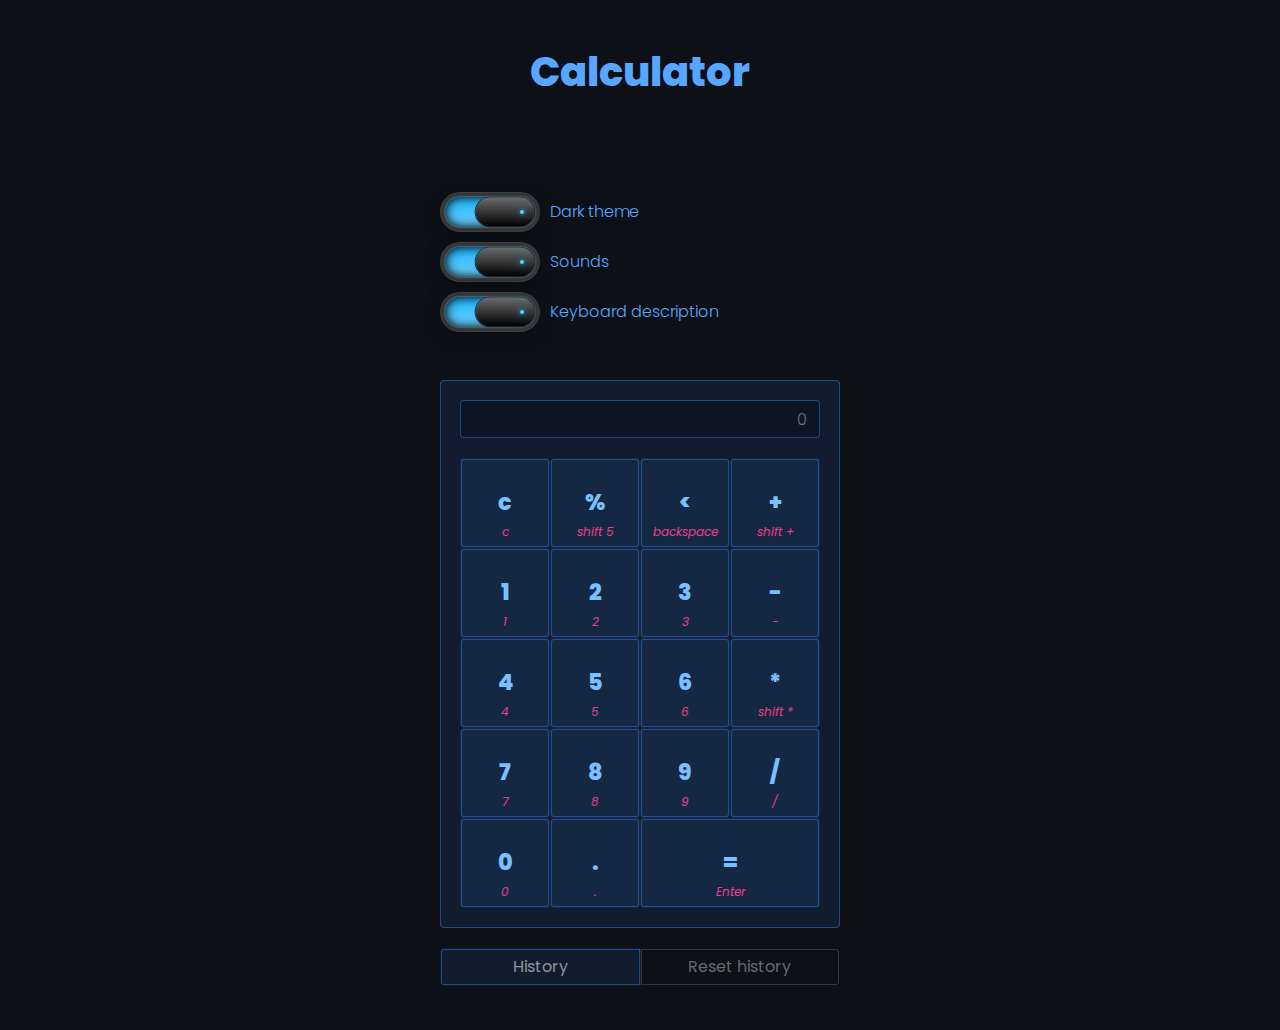
<file: index.html>
<!DOCTYPE html>
<html lang="en">

<head>
    <meta charset="UTF-8">
    <meta http-equiv="X-UA-Compatible" content="IE=edge">
    <meta name="viewport" content="width=device-width, initial-scale=1.0">
    <title>Simple calculator</title>
    <link rel="preconnect" href="https://fonts.gstatic.com">
    <link href="https://fonts.googleapis.com/css2?family=Poppins:ital,wght@0,300;0,600;0,800;1,300&display=swap"
        rel="stylesheet">
    <link rel="stylesheet" href="./lib/css/bootstrap.min.css">
    <link rel="stylesheet" href="./style.css">
</head>

<body class="light">
    <section class="text-center container">
        <div class="row">
            <div class="col-lg-6 col-md-8 mx-auto">
                <h1 class="title">Calculator</h1>
            </div>
        </div>
    </section>

    <section class="py-5 container">
        <div class="tumblers">
            <div class="tumbler tumbler-theme">
                <input id="themeTumbler" type="checkbox" data-theme="light">
                Dark theme
            </div>
            <div class="tumbler tumbler-sound">
                <input id="soundTumbler" type="checkbox" data-sound-mode="mute">
                Sounds
            </div>
            <div class="tumbler tumbler-descriptions">
                <input id="descriptionsTumbler" type="checkbox" data-keyboard="off">
                Keyboard description
            </div>
        </div>
    </section>


    <section class="container">
        <div id="calculator" class="row calculator hidden-keyboard-description">
            <input type="text" id="result" class="form-control result col-12" readonly placeholder="0" value="">
            <button class="btn btn-default col-3" data-value="c">c<span class="description">c</span></button>
            <button class="btn btn-default col-3" data-value="%">%<span class="description">shift 5</span></button>
            <button class="btn btn-default col-3" data-value="<">
                <<span class="description">backspace</span>
            </button>
            <button class="btn btn-default col-3" data-value="+">+<span class="description">shift +</span></button>
            <button class="btn btn-default col-3" data-value="1">1<span class="description">1</span></button>
            <button class="btn btn-default col-3" data-value="2">2<span class="description">2</span></button>
            <button class="btn btn-default col-3" data-value="3">3<span class="description">3</span></button>
            <button class="btn btn-default col-3" data-value="-">-<span class="description">-</span></button>
            <button class="btn btn-default col-3" data-value="4">4<span class="description">4</span></button>
            <button class="btn btn-default col-3" data-value="5">5<span class="description">5</span></button>
            <button class="btn btn-default col-3" data-value="6">6<span class="description">6</span></button>
            <button class="btn btn-default col-3" data-value="*">*<span class="description">shift *</span></button>
            <button class="btn btn-default col-3" data-value="7">7<span class="description">7</span></button>
            <button class="btn btn-default col-3" data-value="8">8<span class="description">8</span></button>
            <button class="btn btn-default col-3" data-value="9">9<span class="description">9</span></button>
            <button class="btn btn-default col-3" data-value="/">/<span class="description">/</span></button>
            <button class="btn btn-default col-3" data-value="0">0<span class="description">0</span></button>
            <button class="btn btn-default col-3" data-value=".">.<span class="description">.</span></button>
            <button class="btn btn-default col-6" data-value="=">=<span class="description">Enter</span></button>
        </div>
    </section>
    <section class="container consoles">
        <div class="btn-group" role="group">
            <button type="button" class="btn history-btn" id="history-btn">History</button>
            <button type="button" class="btn reset-btn blocked-btn" id="reset-btn">Reset history</button>
        </div>
        <div id="historyWrap" class="history-wrap hidden">
            <pre><code id="history"></code></pre>
        </div>
    </section>

    <script type="module" src="script.js"></script>
</body>

</html>
</file>
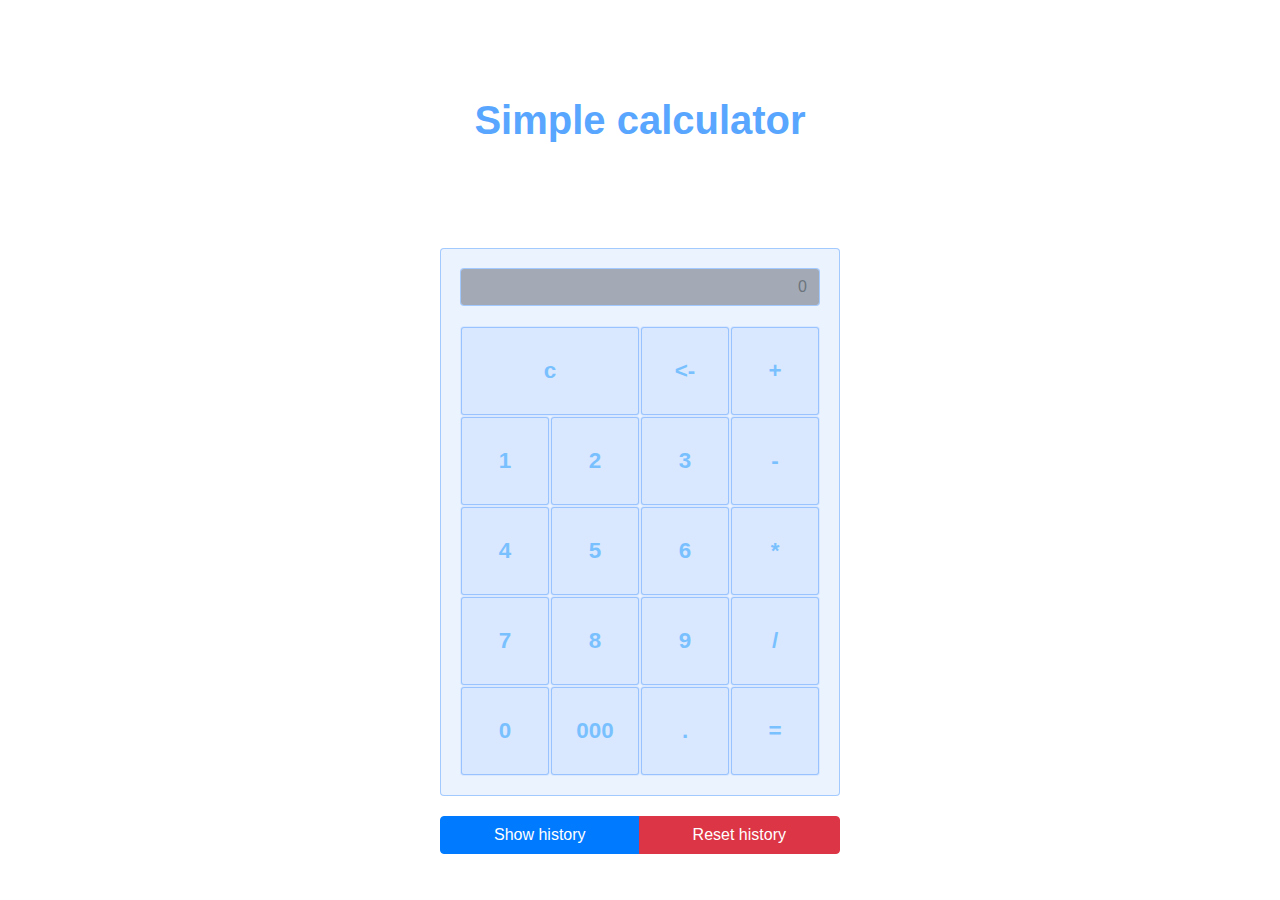
<file: app.html>
<!DOCTYPE html>
<html lang="en">

<head>
    <meta charset="UTF-8">
    <meta http-equiv="X-UA-Compatible" content="IE=edge">
    <meta name="viewport" content="width=device-width, initial-scale=1.0">
    <title>Simple calculator</title>
    <link rel="stylesheet" href="https://stackpath.bootstrapcdn.com/bootstrap/4.5.2/css/bootstrap.min.css">
    <link rel="stylesheet" href="style.css">
</head>

<body>
    <section class="py-5 text-center container">
        <div class="row py-lg-5">
            <div class="col-lg-6 col-md-8 mx-auto">
                <h1 class="fw-light">Simple calculator</h1>
            </div>
        </div>
    </section>
    <section class="container">
        <div id="calculator" class="row">
            <input type="text" id="result" class="form-control result col-12" readonly placeholder="0" value="">
            <button class="btn btn-default col-6" data-value="c">c</button>
            <button class="btn btn-default col-3" data-value="<-"><-</button>
            <button class="btn btn-default col-3" data-value="+">+</button>
            <button class="btn btn-default col-3" data-value="1">1</button>
            <button class="btn btn-default col-3" data-value="2">2</button>
            <button class="btn btn-default col-3" data-value="3">3</button>
            <button class="btn btn-default col-3" data-value="-">-</button>
            <button class="btn btn-default col-3" data-value="4">4</button>
            <button class="btn btn-default col-3" data-value="5">5</button>
            <button class="btn btn-default col-3" data-value="6">6</button>
            <button class="btn btn-default col-3" data-value="*">*</button>
            <button class="btn btn-default col-3" data-value="7">7</button>
            <button class="btn btn-default col-3" data-value="8">8</button>
            <button class="btn btn-default col-3" data-value="9">9</button>
            <button class="btn btn-default col-3" data-value="/">/</button>
            <button class="btn btn-default col-3" data-value="0">0</button>
            <button class="btn btn-default col-3" data-value="000">000</button>
            <button class="btn btn-default col-3" data-value=".">.</button>
            <button class="btn btn-default col-3" data-value="=">=</button>
        </div>
    </section>
    <section class="conteiner">
        <div class="btn-group" role="group">
            <button type="button" class="btn btn-primary" id="show">Show history</button>
            <button type="button" class="btn btn-danger" id="reset">Reset history</button>
        </div>
        <div id="historyWrap"  class="history-wrap hidden">
            <code id="tmp">History is empty.</code>
            <pre><code id="history"></code></pre>
        </div>
    </section>

    <script src="script.js"></script>
</body>

</html>
</file>
<file: style.css>
* {
    padding: 0;
    margin: 0;
    box-sizing: border-box;
}

body {
    transition: .3s all;
    color: #58a6ff;
    font-family: 'Poppins', sans-serif;
    font-weight: 300;
}

body.dark {
    background-color: #0d1117;
}

body.light {
    background-color: #fff;
}

h1 {
    color: #58a6ff;
    font-weight: 800;
}

#calculator {
    max-width: 400px;
    margin: 0 auto;
    background-color: rgba(56, 139, 253, .1);
    box-shadow: inset 0 0 0 1px rgba(56, 139, 253, .4);
    padding: 20px;
    border-radius: 4px;
}

.result {
    margin-bottom: 20px;
    text-align: right;
    font-weight: 300;
}

.btn-default {
    background-color: rgba(56, 139, 253, .1);
    box-shadow: inset 0 0 0 1px rgba(56, 139, 253, .4);
    border-radius: 4px;
    font-weight: 800;
    font-size: 1.4rem;
    color: #79c0ff;
    height: 90px;
    display: flex;
    align-items: center;
    justify-content: center;
    position: relative;
}

.btn-default:hover {
    box-shadow: inset 0 0 0 2px rgba(56, 139, 253, .4);
    color: #79c0ff;
}

.btn-default:focus {
    box-shadow:
        inset 0 0 0 2px rgba(56, 139, 253, .4),
        inset 0 0 4px 2px rgba(56, 139, 253, .4) !important;
}

.btn-default:active { 
    box-shadow:
        inset 0 0 0 2px rgba(56, 139, 253, .4),
        inset 0 0 4px 2px rgba(56, 139, 253, .4) !important;
}

.description {
    color: #e83e8c;
    font-size: 12px;
    font-style: italic;
    position: absolute;
    bottom: 6px;
    left: 0;
    display: block;
    width: 100%;
    text-align: center;
    font-weight: 400;
    transition: .3s all;
    transform: translateY(0);
}

.hidden-keyboard-description .description {
    opacity: 0;
    visibility: hidden;
    transform: translateY(25px);
}

.history-wrap {
    background-color: #0d1117;
    border: 2px solid #30363d;
    max-width: 400px;
    margin: 0 auto 20px;
    max-height: 300px;
    overflow-y: auto;
    padding: 20px;
    border-radius: 4px;
    transition: .3s all;
}

.hidden {
    opacity: 0;
    visibility: hidden;
}

.btn-group {
    max-width: 400px;
    margin: 20px auto;
    display: flex;
}

.history-wrap.hidden,
.history-wrap.hidden pre,
.history-wrap.hidden pre code {
    height: 0;
    padding: 0;
}

.history-wrap code {
    color: #e83e8c;
    font-size: 12px;
    transition: .3s all;
}

pre {
    margin-bottom: 0;
    transition: .3s all;
}

button {
    transition: .3s all !important;
}

.light .form-control[readonly] {
    background-color: #fff;
}

.light .history-wrap {
    background-color: #fff;
    border: 2px solid #f1f1f1;
}

.form-control[readonly] {
    background-color: rgba(1, 4, 9, .3);
    color: #c9d1d9;
    border: 1px solid rgba(56, 139, 253, .4);
    transition: .3s all;
}

.form-control:focus {
    box-shadow: none;
}

.btn:focus {
    box-shadow: none;
}

.history-btn,
.reset-btn {
    color: #8e949a;
    background-color: rgba(56, 139, 253, .1);
    box-shadow: inset 0 0 0 1px rgba(56, 139, 253, .4);
    width: 50%;
}

.history-btn:hover,
.reset-btn:hover,
.history-btn:active,
.reset-btn:active,
.history-btn:focus,
.reset-btn:focus {
    color: #fff;
    background-color: rgba(56, 139, 253, .8);
    box-shadow: inset 0 0 0 1px rgba(56, 139, 253, .4);
}

.tumblers {
    max-width: 400px;
    margin: 0 auto;
    padding: 5px;
}

.tumbler {
    display: flex;
    align-items: center;
    margin-bottom: 20px;
}

.tumbler-descriptions {
    margin-bottom: 0;
}

.tumbler input[type="checkbox"] {
    position: relative;
    width: 90px;
    height: 30px;
    -webkit-appearance: none;
    background: linear-gradient(0deg, #333, #000);
    outline: none;
    border-radius: 20px;
    box-shadow:
            0 0 0 4px #353535,
            0 0 0 5px #3e3e3e,
            inset 0 0 10px rgba(0,0,0,1),
            0 5px 20px rgba(0,0,0,.5),
            inset 0 0 15px rgba(0,0,0,.2);
    cursor: pointer;
    margin-right: 15px;
}

.tumbler input[type="checkbox"]::before {
    content: '';
    position: absolute;
    top: 0;
    left: 0;
    width: 60px;
    height: 30px;
    background: linear-gradient(0deg, #000, #6b6b6b);
    border-radius: 20px;
    box-shadow: 0 0 0 1px #232323;
    transform: scale(.98, .96);
    transition: .5s all;
}

.tumbler .checked[type="checkbox"]::before {
    left: 30px;
}

.tumbler input[type="checkbox"]::after {
    content: '';
    position: absolute;
    top: calc(50% - 2px);
    left: 45px;
    width: 4px;
    height: 4px;
    background: linear-gradient(0deg, #6b6b6b, #000);
    border-radius: 50%;
    transition: .5s all;
}

.tumbler .checked[type="checkbox"]::after {
    background: #63cdff;
    box-shadow: 0 0 5px #13b3ff, 0 0 15px #13b3ff;
    left: 75px;
}

.tumbler .checked[type="checkbox"] {
    background: linear-gradient(0deg, #6bd1ff, #20b7ff);
    box-shadow:
            0 0 2px #6bd1ff,
            0 0 0 4px #353535,
            0 0 0 5px #3e3e3e,
            inset 0 0 10px rgba(0,0,0,1),
            0 5px 20px rgba(0,0,0,.5),
            inset 0 0 15px rgba(0,0,0,.2);
    transition: .5s all;
}

.blocked-btn,
.blocked-btn:hover,
.blocked-btn:focus,
.blocked-btn:active {
    color: rgba(142, 148, 154, .7);
    background-color: rgba(241,241,241, .5);
    box-shadow: inset 0 0 0 1px rgba(241,241,241, .7);
    cursor: default;
    pointer-events: none;
}

.dark .blocked-btn,
.dark .blocked-btn:hover,
.dark .blocked-btn:focus,
.dark .blocked-btn:active {
    color: rgba(142, 148, 154, .7);
    background-color: transparent;
    box-shadow: inset 0 0 0 1px rgba(142, 148, 154, .3);
}

.title {
    padding: 3rem 0;
    margin-bottom: 0;
}

@media (max-width: 575px) {
    h1 {
        font-size: 1.5rem;
    }
    .btn-default {
        height: 20vw;
        max-height: 90px;
    }
}

@media (max-width: 1199px) {
    .tumbler-descriptions,
    .description {
        display: none;
    }

    .tumbler-sound {
        margin-bottom: 0;
    }
}
</file>
